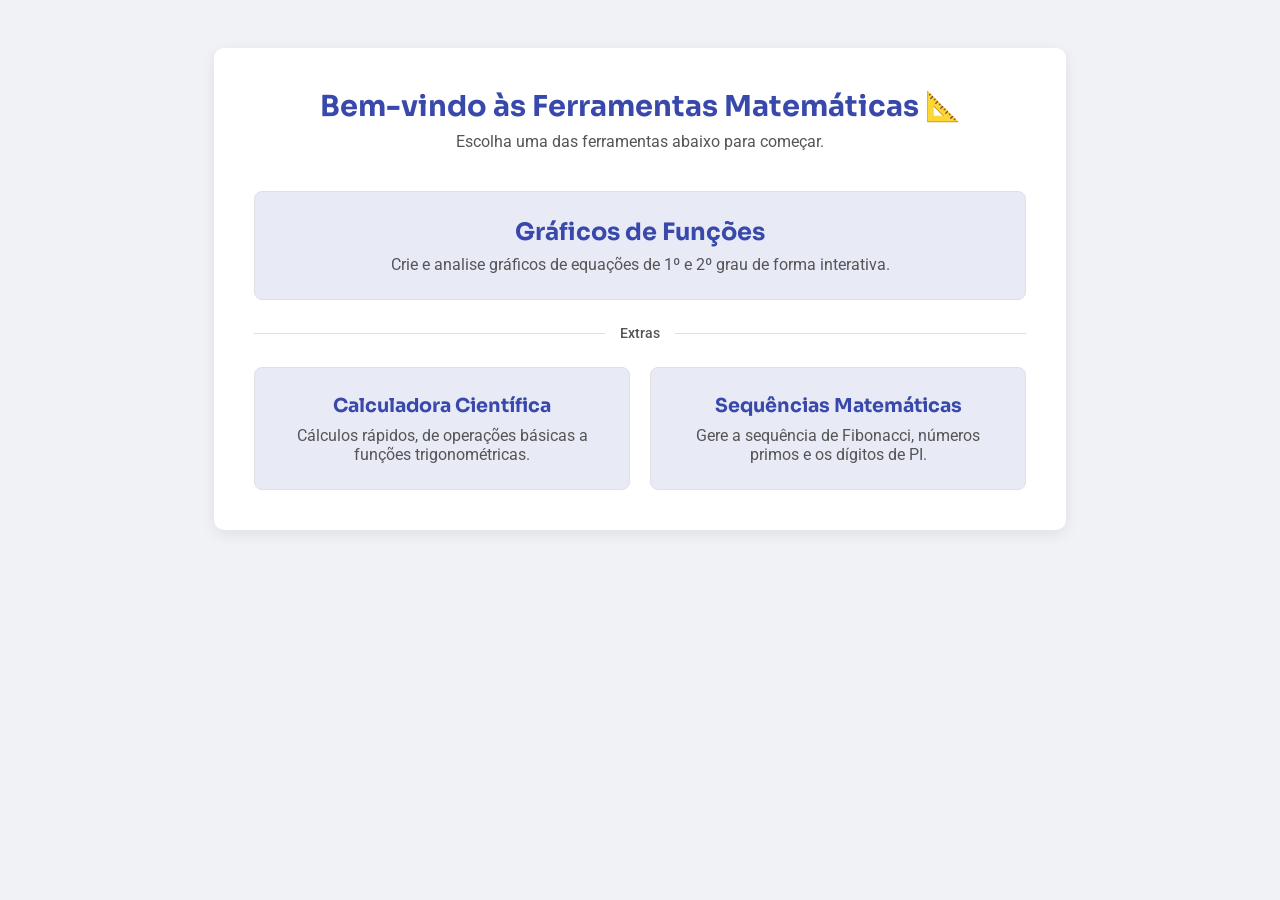
<file: index.html>
<!DOCTYPE html>
<html lang="pt-BR">
<head>
    <link rel="preconnect" href="https://fonts.googleapis.com">
    <link rel="preconnect" href="https://fonts.gstatic.com" crossorigin>
    <meta charset="UTF-8">
    <meta name="viewport" content="width=device-width, initial-scale=1.0">
    <title>Início - Ferramentas Matemáticas</title>
    <link href="https://fonts.googleapis.com/css2?family=Roboto:wght@400;500&family=Sora:wght@600;700&display=swap" rel="stylesheet">
    <link rel="stylesheet" href="styles/index.css">
</head>
<body>
    <main class="page-container">
        <div class="home-container">
            <header>
                <h1>Bem-vindo às Ferramentas Matemáticas 📐</h1>
                <p>Escolha uma das ferramentas abaixo para começar.</p>
            </header>
            <nav class="home-nav">
                <a href="graficos.html" class="nav-card main-feature">
                    <h2>Gráficos de Funções</h2>
                    <p>Crie e analise gráficos de equações de 1º e 2º grau de forma interativa.</p>
                </a>

                <div class="extras-header">
                    <hr>
                    <span>Extras</span>
                    <hr>
                </div>

                <div class="extras-container">
                    <a href="calculadora.html" class="nav-card extra-card">
                        <h3>Calculadora Científica</h3>
                        <p>Cálculos rápidos, de operações básicas a funções trigonométricas.</p>
                    </a>
                    <a href="sequencias.html" class="nav-card extra-card">
                        <h3>Sequências Matemáticas</h3>
                        <p>Gere a sequência de Fibonacci, números primos e os dígitos de PI.</p>
                    </a>
                </div>
            </nav>
        </div>
    </main>
    <script src="scripts/main.js"></script>
</body>
</html>
</file>
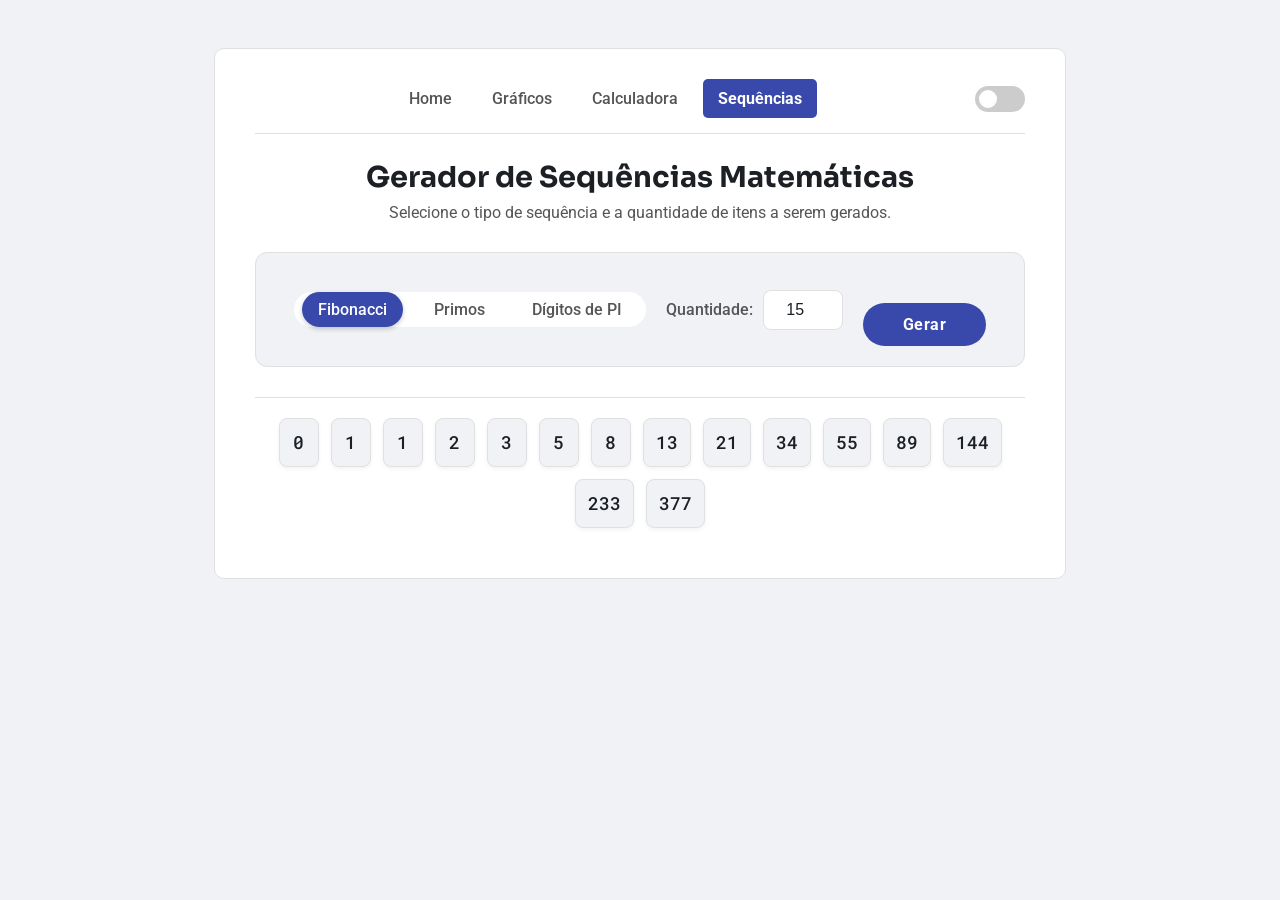
<file: sequencias.html>
<!DOCTYPE html>
<html lang="pt-BR">
<head>
    <link rel="preconnect" href="https://fonts.googleapis.com">
    <link rel="preconnect" href="https://fonts.gstatic.com" crossorigin>
    <meta charset="UTF-8">
    <meta name="viewport" content="width=device-width, initial-scale=1.0">
    <title>Sequências Matemáticas</title>
    <link href="https://fonts.googleapis.com/css2?family=Roboto:wght@400;500&family=Roboto+Mono&family=Sora:wght@600;700&display=swap" rel="stylesheet">
    <link rel="stylesheet" href="styles/index.css">
</head>
<body>
    <div class="page-container">
        <div class="content-wrapper">
            <nav class="navbar">
                <div class="navbar-links">
                    <a href="index.html">Home</a>
                    <a href="graficos.html">Gráficos</a>
                    <a href="calculadora.html">Calculadora</a>
                    <a href="sequencias.html" class="active">Sequências</a>
                </div>
                <label class="theme-switcher">
                    <input type="checkbox" id="theme-toggle">
                    <span class="theme-slider"></span>
                </label>
            </nav>
            <main>
                <header>
                    <h1>Gerador de Sequências Matemáticas</h1>
                    <p>Selecione o tipo de sequência e a quantidade de itens a serem gerados.</p>
                </header>

                <div class="controls">
                    <div id="sequence-type" class="sequence-selector">
                        <label>
                            <input type="radio" name="sequence" value="fibonacci" checked>
                            <span>Fibonacci</span>
                        </label>
                        <label>
                            <input type="radio" name="sequence" value="primes">
                            <span>Primos</span>
                        </label>
                        <label>
                            <input type="radio" name="sequence" value="pi">
                            <span>Dígitos de PI</span>
                        </label>
                    </div>
                    <div class="input-group">
                        <label for="quantity">Quantidade:</label>
                        <input type="number" id="quantity" value="15" min="1" max="1000">
                    </div>
                    <button id="generate-btn" class="submit-button">Gerar</button>
                </div>

                <section id="results-container" class="results-container"></section>
            </main>
        </div>
    </div>
    <script src="scripts/main.js"></script>
    <script src="scripts/sequencias.js"></script>
</body>
</html>
</file>
<file: styles/index.css>
@import url(global.css);
@import url(layout.css);
@import url(graficos.css);
@import url(calculadora.css);
@import url(sequencias.css);

/* Estilos Específicos da Home Page (index.html) */
.home-container {
  background: var(--bg-secondary-light);
  padding: 40px;
  border-radius: 10px;
  box-shadow: 0 4px 15px rgba(0, 0, 0, 0.08);
  text-align: center;
}
body[data-theme="dark"] .home-container {
  background: var(--bg-secondary-dark);
}

.home-container h1 {
  color: var(--content-brand-light);
  font-family: var(--ff-heading);
}
body[data-theme="dark"] .home-container h1 {
  color: var(--content-brand-dark);
}

.home-nav {
  margin-top: 40px;
  display: flex;
  flex-direction: column;
  gap: 25px;
}
.nav-card {
  display: block;
  background-color: var(--bg-tertiary-light);
  padding: 25px;
  border-radius: 8px;
  text-decoration: none;
  color: var(--content-primary-light);
  border: 1px solid var(--border-color-light);
  transition: transform 0.2s ease, box-shadow 0.2s ease, background-color 0.3s;
}
body[data-theme="dark"] .nav-card {
  background-color: var(--bg-tertiary-dark);
  color: var(--content-primary-dark);
  border-color: var(--border-color-dark);
}

.nav-card:hover {
  transform: translateY(-5px);
  box-shadow: 0 8px 20px rgba(0, 0, 0, 0.1);
}
.nav-card h2,
.nav-card h3 {
  margin-top: 0;
  margin-bottom: 8px;
  color: var(--content-brand-light);
  font-family: var(--ff-heading);
}
body[data-theme="dark"] .nav-card h2,
body[data-theme="dark"] .nav-card h3 {
  color: var(--content-brand-dark);
}
.nav-card p {
  color: var(--content-secondary-light);
}
body[data-theme="dark"] .nav-card p {
  color: var(--content-secondary-dark);
}
.extras-header {
  display: flex;
  align-items: center;
  gap: 15px;
  color: var(--content-secondary-light);
}
body[data-theme="dark"] .extras-header {
  color: var(--content-secondary-dark);
}
.extras-header hr {
  flex-grow: 1;
  border: none;
  border-top: 1px solid var(--border-color-light);
}
body[data-theme="dark"] .extras-header hr {
  border-top-color: var(--border-color-dark);
}
.extras-header span {
  font-weight: 500;
  font-size: 0.9rem;
}
.extras-container {
  display: flex;
  gap: 20px;
  flex-wrap: wrap;
}
.extra-card {
  flex: 1;
  min-width: 250px;
}
.extra-card h3 {
  font-size: 1.2rem;
}
</file>
